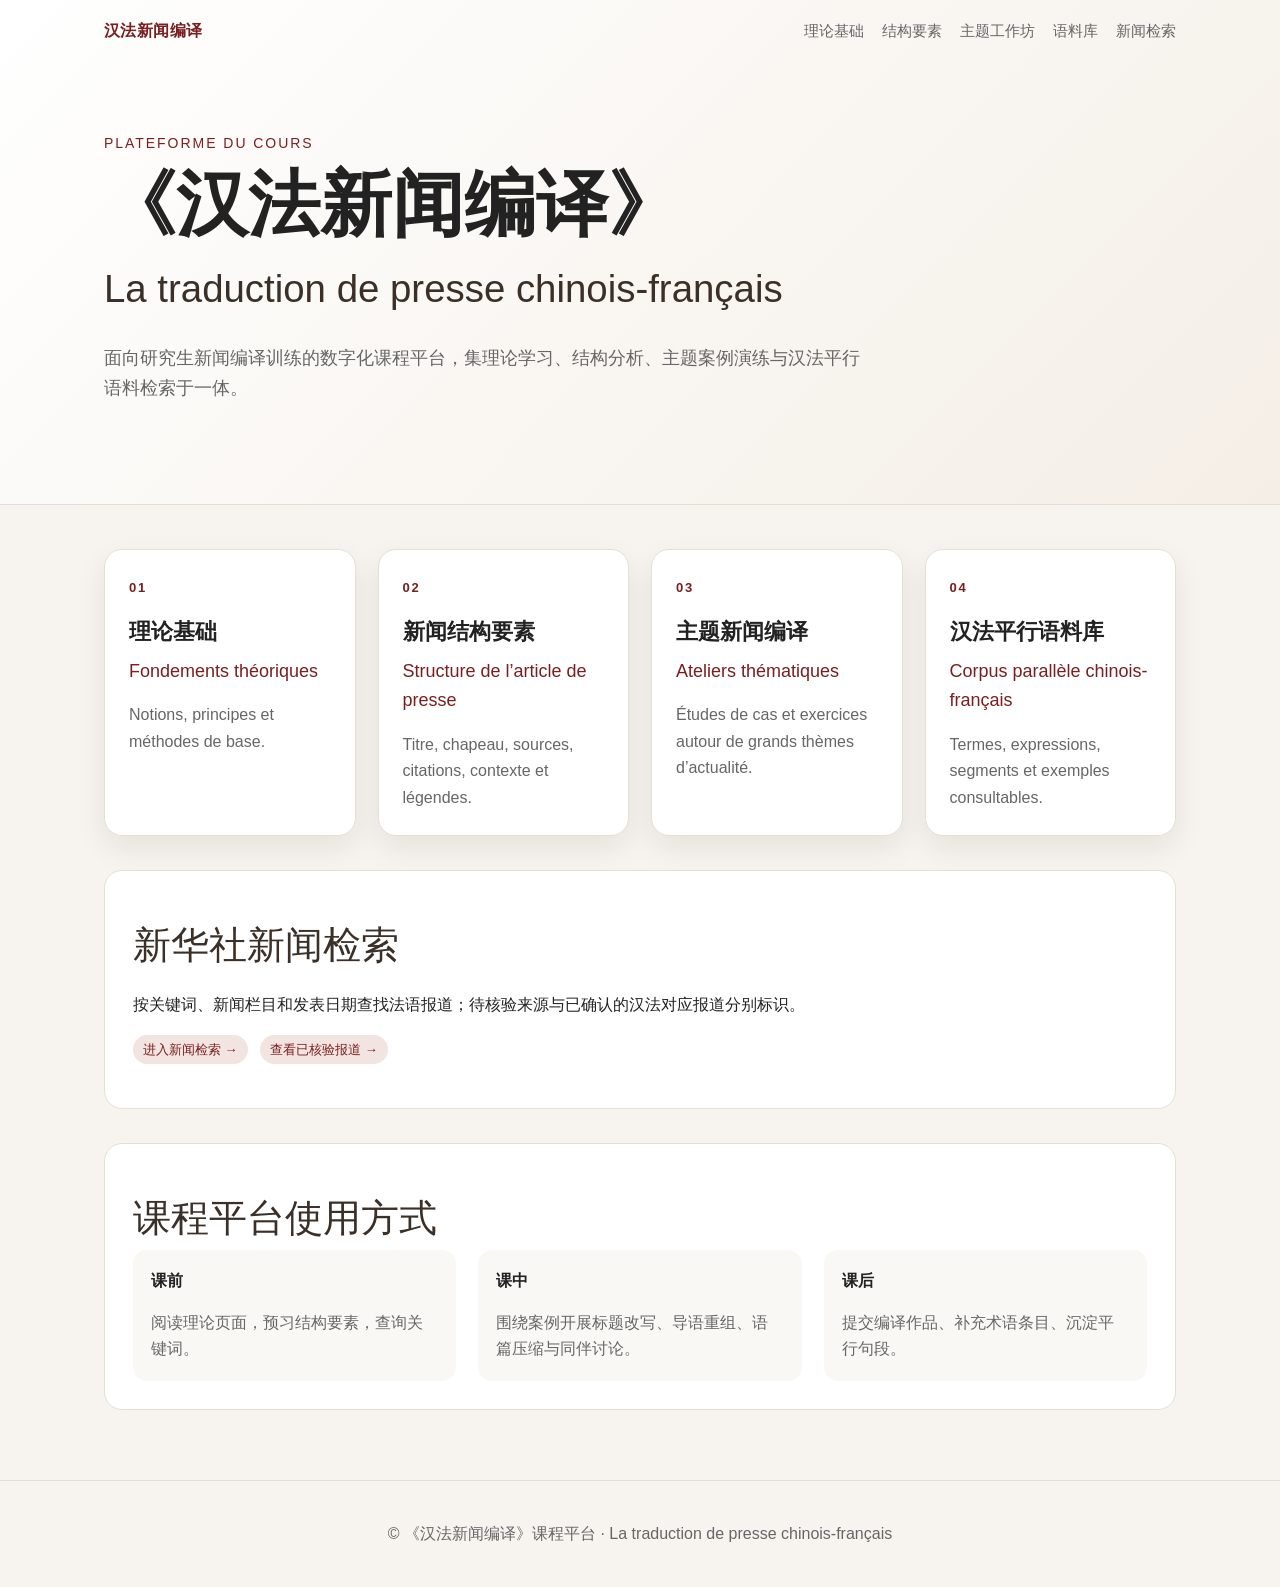
<file: index.html>
<!doctype html>
<html lang="zh-CN">
<head>
  <meta charset="utf-8">
  <meta name="viewport" content="width=device-width, initial-scale=1">
  <title>《汉法新闻编译》课程平台</title>
  <link rel="stylesheet" href="assets/css/style.css">
</head>
<body>
  <header class="site-header">
    <nav class="top-nav">
      <a class="brand" href="index.html">汉法新闻编译</a>
      <div class="nav-links">
        <a href="01-fondements/index.html">理论基础</a>
        <a href="02-structure/index.html">结构要素</a>
        <a href="03-ateliers/index.html">主题工作坊</a>
        <a href="04-corpus/index.html">语料库</a>
        <a href="04-corpus/news.html">新闻检索</a>
      </div>
    </nav>
    <section class="hero">
      <p class="eyebrow">Plateforme du cours</p>
      <h1>《汉法新闻编译》</h1>
      <h2>La traduction de presse chinois-français</h2>
      <p class="hero-text">面向研究生新闻编译训练的数字化课程平台，集理论学习、结构分析、主题案例演练与汉法平行语料检索于一体。</p>
    </section>
  </header>

  <main class="container">
    <section class="grid four-cards" aria-label="四大课程板块">
      <a class="card" href="01-fondements/index.html">
        <span class="card-number">01</span>
        <h3>理论基础</h3>
        <p class="fr-title">Fondements théoriques</p>
        <p>Notions, principes et méthodes de base.</p>
      </a>
      <a class="card" href="02-structure/index.html">
        <span class="card-number">02</span>
        <h3>新闻结构要素</h3>
        <p class="fr-title">Structure de l’article de presse</p>
        <p>Titre, chapeau, sources, citations, contexte et légendes.</p>
      </a>
      <a class="card" href="03-ateliers/index.html">
        <span class="card-number">03</span>
        <h3>主题新闻编译</h3>
        <p class="fr-title">Ateliers thématiques</p>
        <p>Études de cas et exercices autour de grands thèmes d’actualité.</p>
      </a>
      <a class="card" href="04-corpus/index.html">
        <span class="card-number">04</span>
        <h3>汉法平行语料库</h3>
        <p class="fr-title">Corpus parallèle chinois-français</p>
        <p>Termes, expressions, segments et exemples consultables.</p>
      </a>
    </section>

    <section class="panel">
      <h2>新华社新闻检索</h2>
      <p>按关键词、新闻栏目和发表日期查找法语报道；待核验来源与已确认的汉法对应报道分别标识。</p>
      <p><a class="badge" href="04-corpus/news.html">进入新闻检索 →</a> <a class="badge" href="04-corpus/news.html?status=verified&amp;period=all">查看已核验报道 →</a></p>
    </section>

    <section class="panel">
      <h2>课程平台使用方式</h2>
      <div class="steps">
        <div><strong>课前</strong><p>阅读理论页面，预习结构要素，查询关键词。</p></div>
        <div><strong>课中</strong><p>围绕案例开展标题改写、导语重组、语篇压缩与同伴讨论。</p></div>
        <div><strong>课后</strong><p>提交编译作品、补充术语条目、沉淀平行句段。</p></div>
      </div>
    </section>
  </main>

  <footer class="site-footer">
    <p>© 《汉法新闻编译》课程平台 · La traduction de presse chinois-français</p>
  </footer>
</body>
</html>
</file>
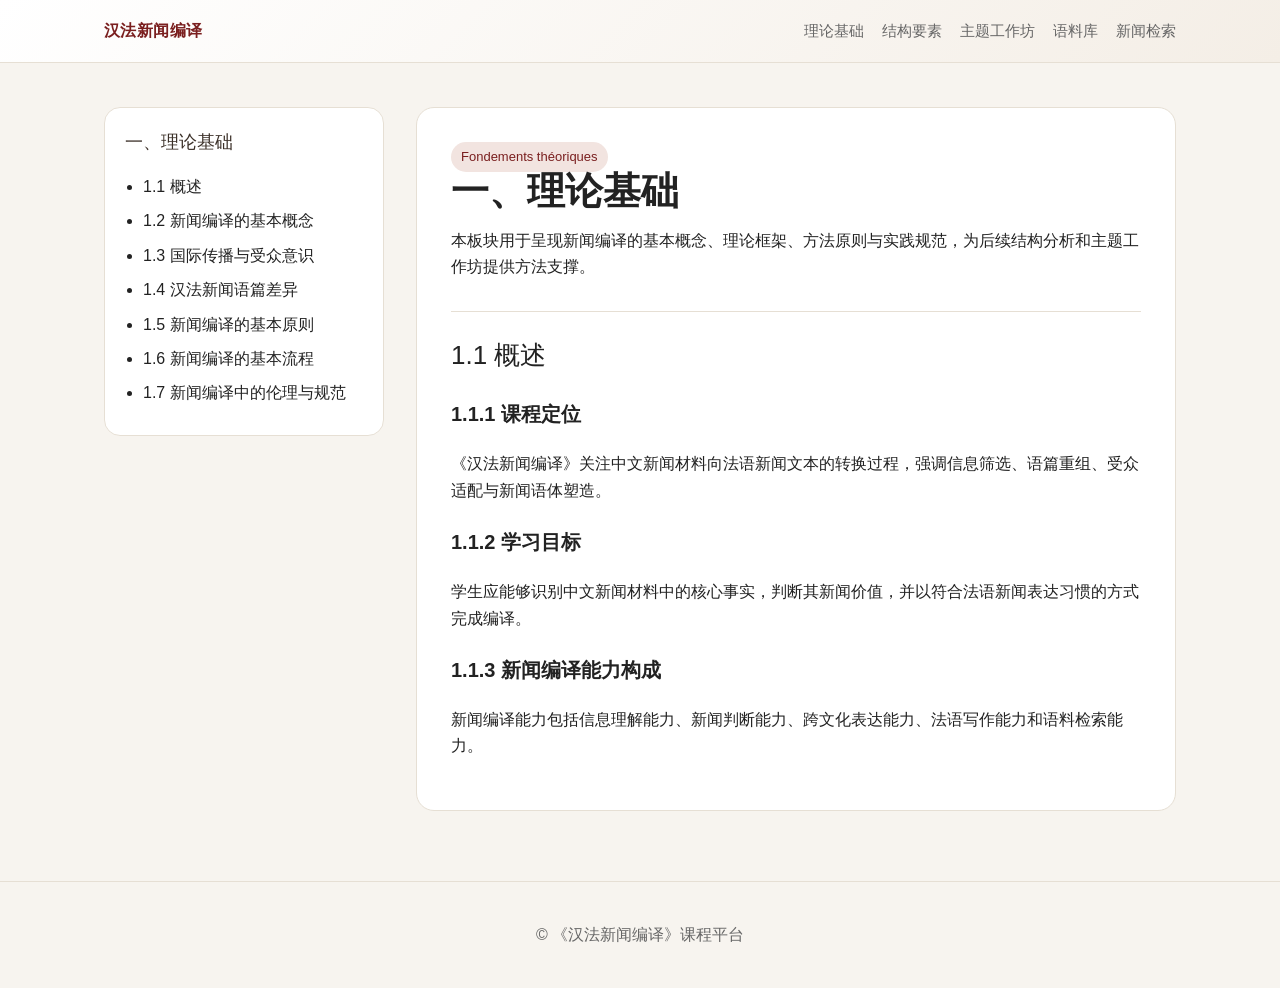
<file: 01-fondements/index.html>
<!doctype html>
<html lang="zh-CN"><head><meta charset="utf-8"><meta name="viewport" content="width=device-width, initial-scale=1"><title>理论基础</title><link rel="stylesheet" href="../assets/css/style.css"></head>
<body><header class="site-header"><nav class="top-nav"><a class="brand" href="../index.html">汉法新闻编译</a><div class="nav-links"><a href="../01-fondements/index.html">理论基础</a><a href="../02-structure/index.html">结构要素</a><a href="../03-ateliers/index.html">主题工作坊</a><a href="../04-corpus/index.html">语料库</a><a href="../04-corpus/news.html">新闻检索</a></div></nav></header>
<main class="container content-layout"><aside class="sidebar"><h2>一、理论基础</h2><ul><li>1.1 概述</li><li>1.2 新闻编译的基本概念</li><li>1.3 国际传播与受众意识</li><li>1.4 汉法新闻语篇差异</li><li>1.5 新闻编译的基本原则</li><li>1.6 新闻编译的基本流程</li><li>1.7 新闻编译中的伦理与规范</li></ul></aside>
<article class="article"><span class="badge">Fondements théoriques</span><h1>一、理论基础</h1><p>本板块用于呈现新闻编译的基本概念、理论框架、方法原则与实践规范，为后续结构分析和主题工作坊提供方法支撑。</p><h2>1.1 概述</h2><h3>1.1.1 课程定位</h3><p>《汉法新闻编译》关注中文新闻材料向法语新闻文本的转换过程，强调信息筛选、语篇重组、受众适配与新闻语体塑造。</p><h3>1.1.2 学习目标</h3><p>学生应能够识别中文新闻材料中的核心事实，判断其新闻价值，并以符合法语新闻表达习惯的方式完成编译。</p><h3>1.1.3 新闻编译能力构成</h3><p>新闻编译能力包括信息理解能力、新闻判断能力、跨文化表达能力、法语写作能力和语料检索能力。</p></article></main><footer class="site-footer"><p>© 《汉法新闻编译》课程平台</p></footer></body></html>
</file>
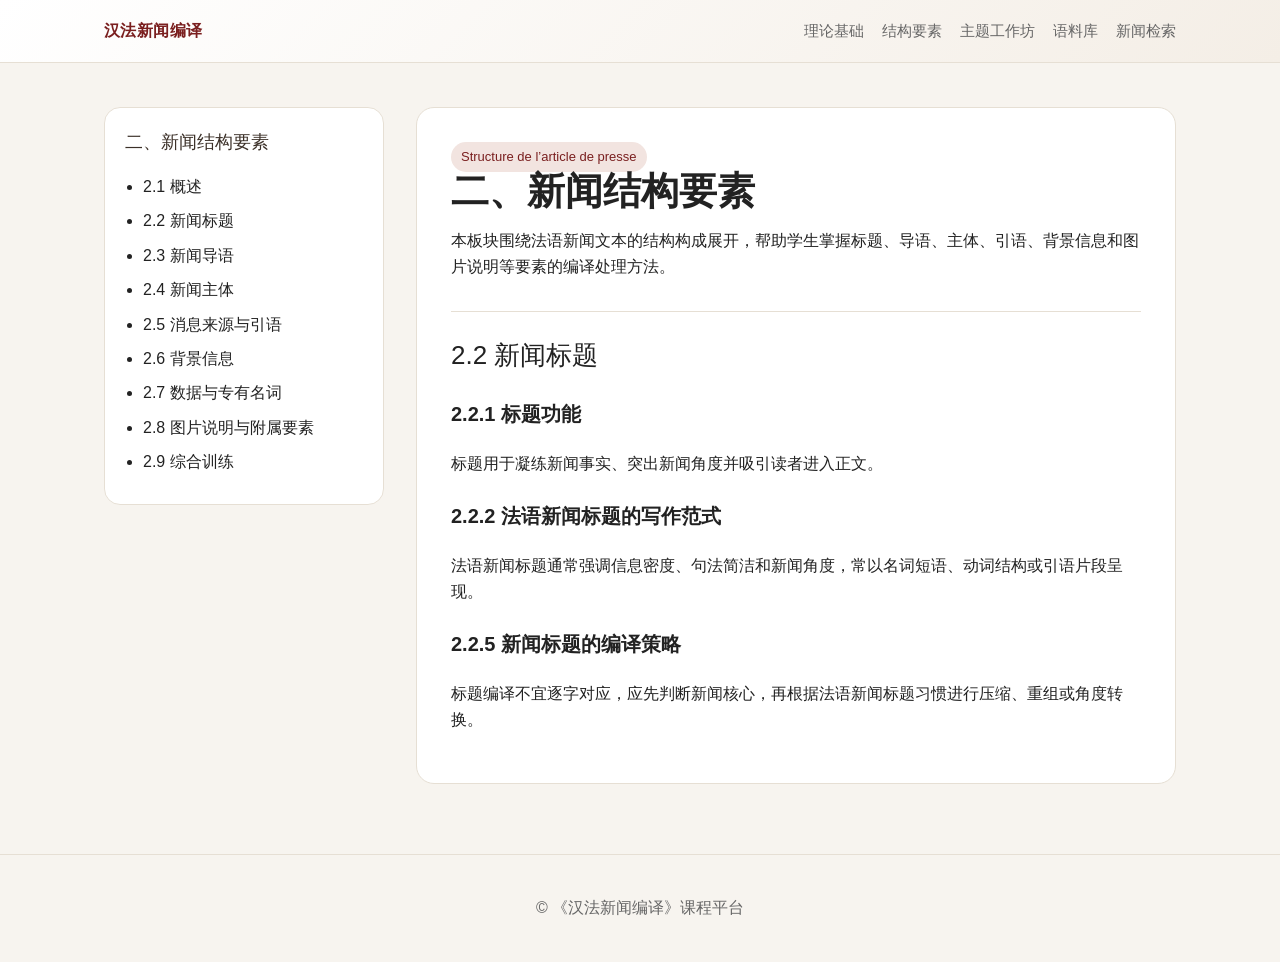
<file: 02-structure/index.html>
<!doctype html>
<html lang="zh-CN"><head><meta charset="utf-8"><meta name="viewport" content="width=device-width, initial-scale=1"><title>新闻结构要素</title><link rel="stylesheet" href="../assets/css/style.css"></head>
<body><header class="site-header"><nav class="top-nav"><a class="brand" href="../index.html">汉法新闻编译</a><div class="nav-links"><a href="../01-fondements/index.html">理论基础</a><a href="../02-structure/index.html">结构要素</a><a href="../03-ateliers/index.html">主题工作坊</a><a href="../04-corpus/index.html">语料库</a><a href="../04-corpus/news.html">新闻检索</a></div></nav></header>
<main class="container content-layout"><aside class="sidebar"><h2>二、新闻结构要素</h2><ul><li>2.1 概述</li><li>2.2 新闻标题</li><li>2.3 新闻导语</li><li>2.4 新闻主体</li><li>2.5 消息来源与引语</li><li>2.6 背景信息</li><li>2.7 数据与专有名词</li><li>2.8 图片说明与附属要素</li><li>2.9 综合训练</li></ul></aside>
<article class="article"><span class="badge">Structure de l’article de presse</span><h1>二、新闻结构要素</h1><p>本板块围绕法语新闻文本的结构构成展开，帮助学生掌握标题、导语、主体、引语、背景信息和图片说明等要素的编译处理方法。</p><h2>2.2 新闻标题</h2><h3>2.2.1 标题功能</h3><p>标题用于凝练新闻事实、突出新闻角度并吸引读者进入正文。</p><h3>2.2.2 法语新闻标题的写作范式</h3><p>法语新闻标题通常强调信息密度、句法简洁和新闻角度，常以名词短语、动词结构或引语片段呈现。</p><h3>2.2.5 新闻标题的编译策略</h3><p>标题编译不宜逐字对应，应先判断新闻核心，再根据法语新闻标题习惯进行压缩、重组或角度转换。</p></article></main><footer class="site-footer"><p>© 《汉法新闻编译》课程平台</p></footer></body></html>
</file>
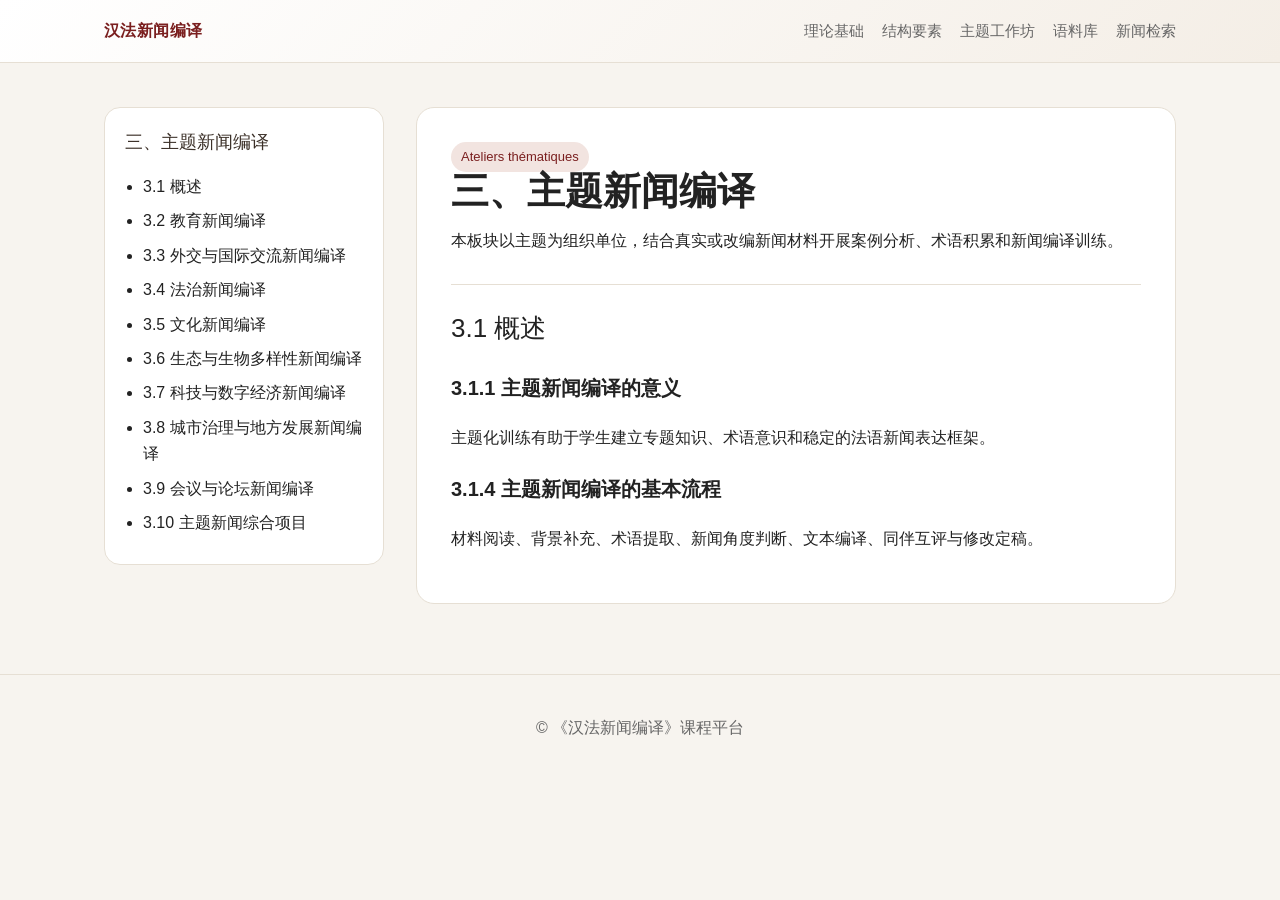
<file: 03-ateliers/index.html>
<!doctype html>
<html lang="zh-CN"><head><meta charset="utf-8"><meta name="viewport" content="width=device-width, initial-scale=1"><title>主题新闻编译</title><link rel="stylesheet" href="../assets/css/style.css"></head>
<body><header class="site-header"><nav class="top-nav"><a class="brand" href="../index.html">汉法新闻编译</a><div class="nav-links"><a href="../01-fondements/index.html">理论基础</a><a href="../02-structure/index.html">结构要素</a><a href="../03-ateliers/index.html">主题工作坊</a><a href="../04-corpus/index.html">语料库</a><a href="../04-corpus/news.html">新闻检索</a></div></nav></header>
<main class="container content-layout"><aside class="sidebar"><h2>三、主题新闻编译</h2><ul><li>3.1 概述</li><li>3.2 教育新闻编译</li><li>3.3 外交与国际交流新闻编译</li><li>3.4 法治新闻编译</li><li>3.5 文化新闻编译</li><li>3.6 生态与生物多样性新闻编译</li><li>3.7 科技与数字经济新闻编译</li><li>3.8 城市治理与地方发展新闻编译</li><li>3.9 会议与论坛新闻编译</li><li>3.10 主题新闻综合项目</li></ul></aside>
<article class="article"><span class="badge">Ateliers thématiques</span><h1>三、主题新闻编译</h1><p>本板块以主题为组织单位，结合真实或改编新闻材料开展案例分析、术语积累和新闻编译训练。</p><h2>3.1 概述</h2><h3>3.1.1 主题新闻编译的意义</h3><p>主题化训练有助于学生建立专题知识、术语意识和稳定的法语新闻表达框架。</p><h3>3.1.4 主题新闻编译的基本流程</h3><p>材料阅读、背景补充、术语提取、新闻角度判断、文本编译、同伴互评与修改定稿。</p></article></main><footer class="site-footer"><p>© 《汉法新闻编译》课程平台</p></footer></body></html>
</file>
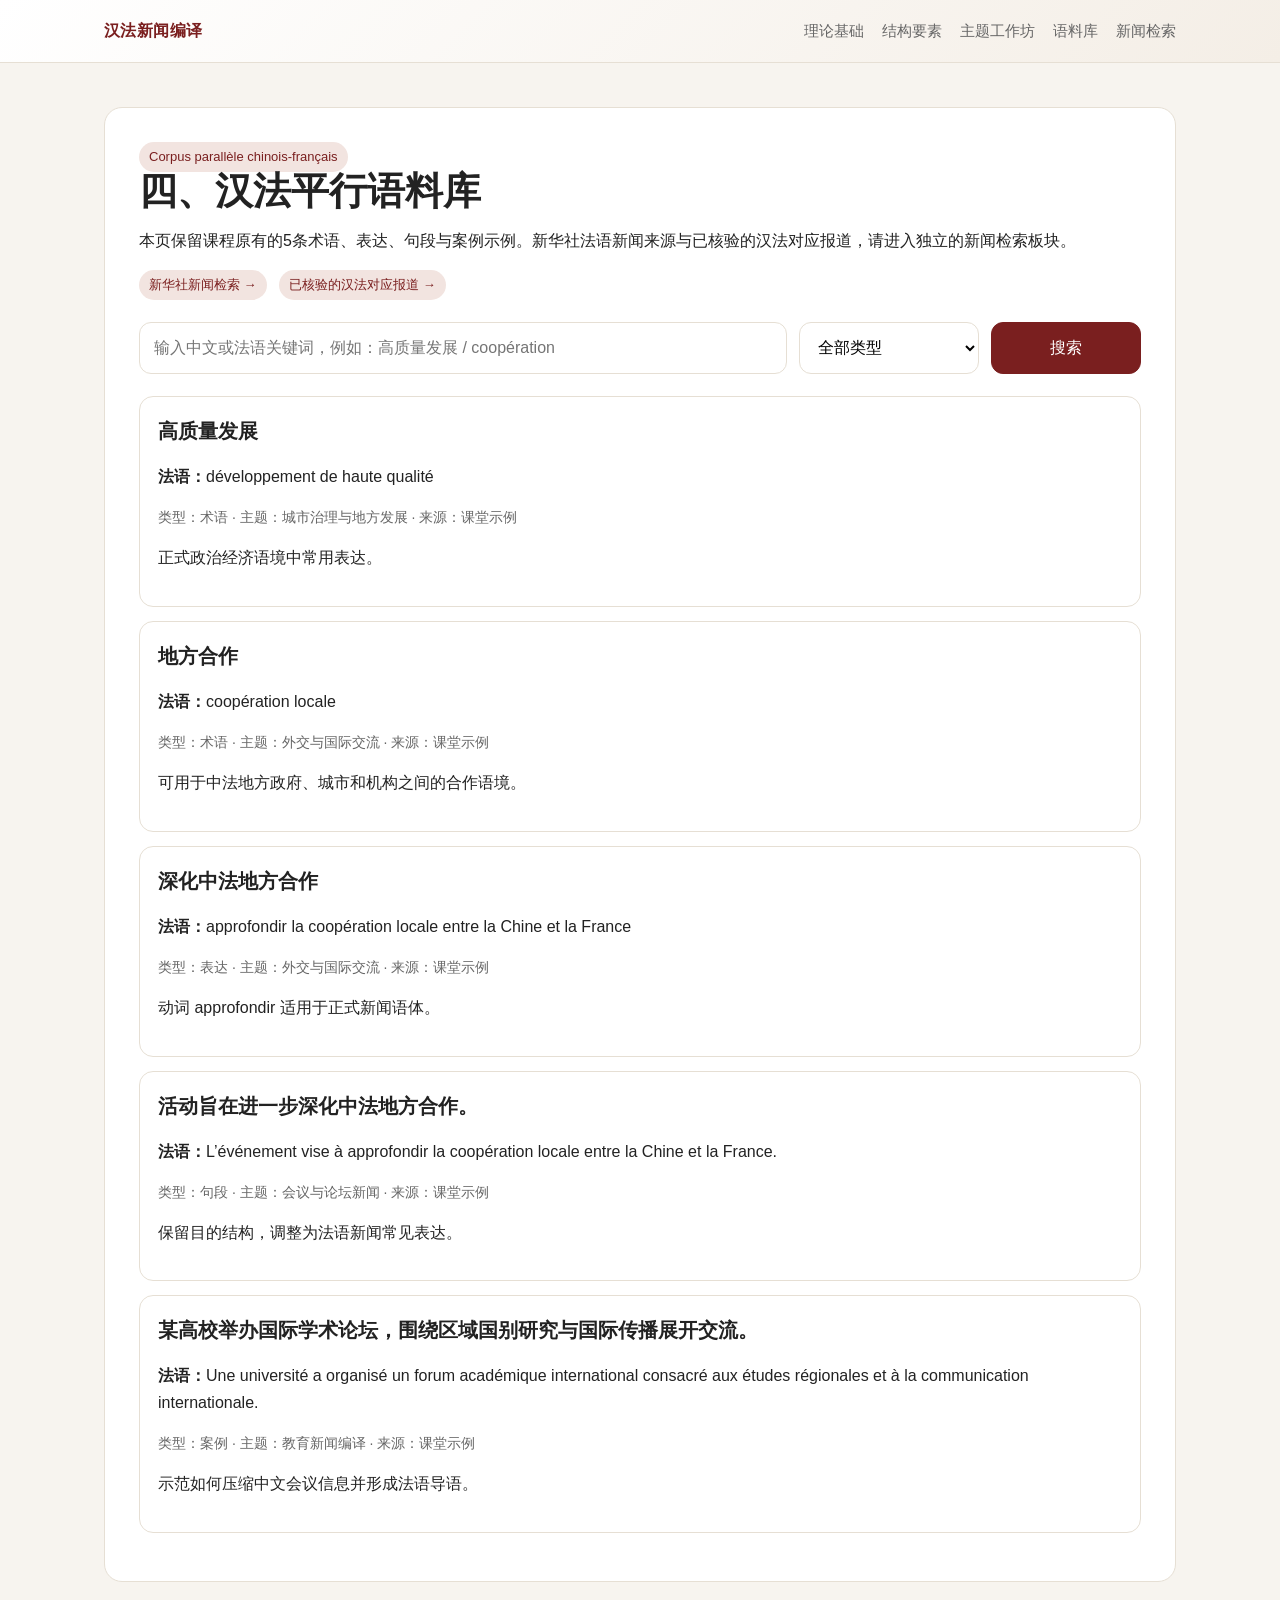
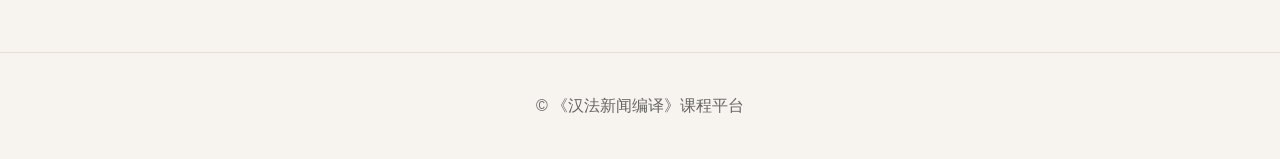
<file: 04-corpus/index.html>
<!doctype html>
<html lang="zh-CN">
<head>
  <meta charset="utf-8">
  <meta name="viewport" content="width=device-width, initial-scale=1">
  <title>汉法平行语料库</title>
  <link rel="stylesheet" href="../assets/css/style.css">
</head>
<body>
<header class="site-header"><nav class="top-nav"><a class="brand" href="../index.html">汉法新闻编译</a><div class="nav-links"><a href="../01-fondements/index.html">理论基础</a><a href="../02-structure/index.html">结构要素</a><a href="../03-ateliers/index.html">主题工作坊</a><a href="../04-corpus/index.html">语料库</a><a href="../04-corpus/news.html">新闻检索</a></div></nav></header>
<main class="container">
  <article class="article">
    <span class="badge">Corpus parallèle chinois-français</span>
    <h1>四、汉法平行语料库</h1>
    <p>本页保留课程原有的5条术语、表达、句段与案例示例。新华社法语新闻来源与已核验的汉法对应报道，请进入独立的新闻检索板块。</p>
    <p><a class="badge" href="news.html">新华社新闻检索 →</a> <a class="badge" href="news.html?status=verified&amp;period=all">已核验的汉法对应报道 →</a></p>
    <div class="search-box">
      <input id="searchInput" type="search" placeholder="输入中文或法语关键词，例如：高质量发展 / coopération">
      <select id="typeFilter">
        <option value="all">全部类型</option>
        <option value="term">术语</option>
        <option value="expression">表达</option>
        <option value="segment">句段</option>
        <option value="case">案例</option>
      </select>
      <button id="searchButton">搜索</button>
    </div>
    <div id="results" aria-live="polite"></div>
  </article>
</main>
<footer class="site-footer"><p>© 《汉法新闻编译》课程平台</p></footer>
<script src="corpus-data.js"></script>
<script src="corpus-search.js"></script>
</body>
</html>
</file>
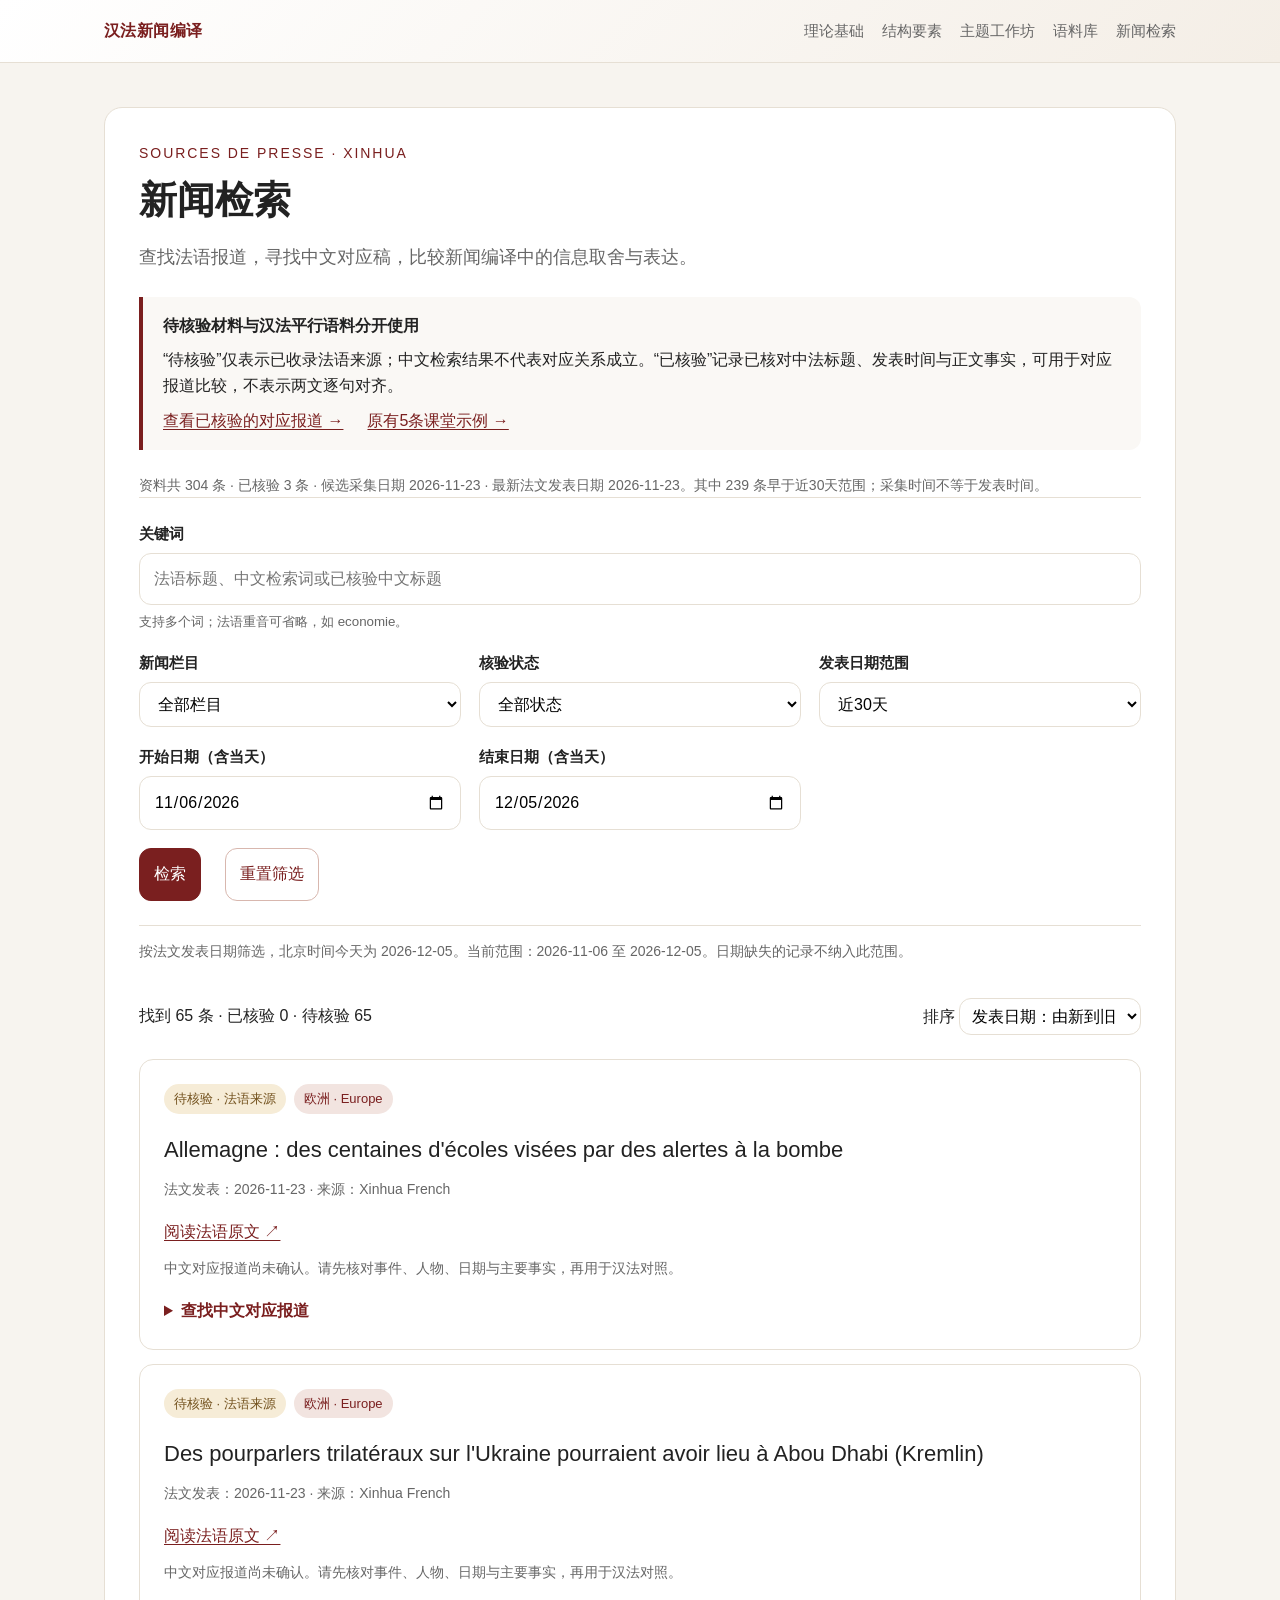
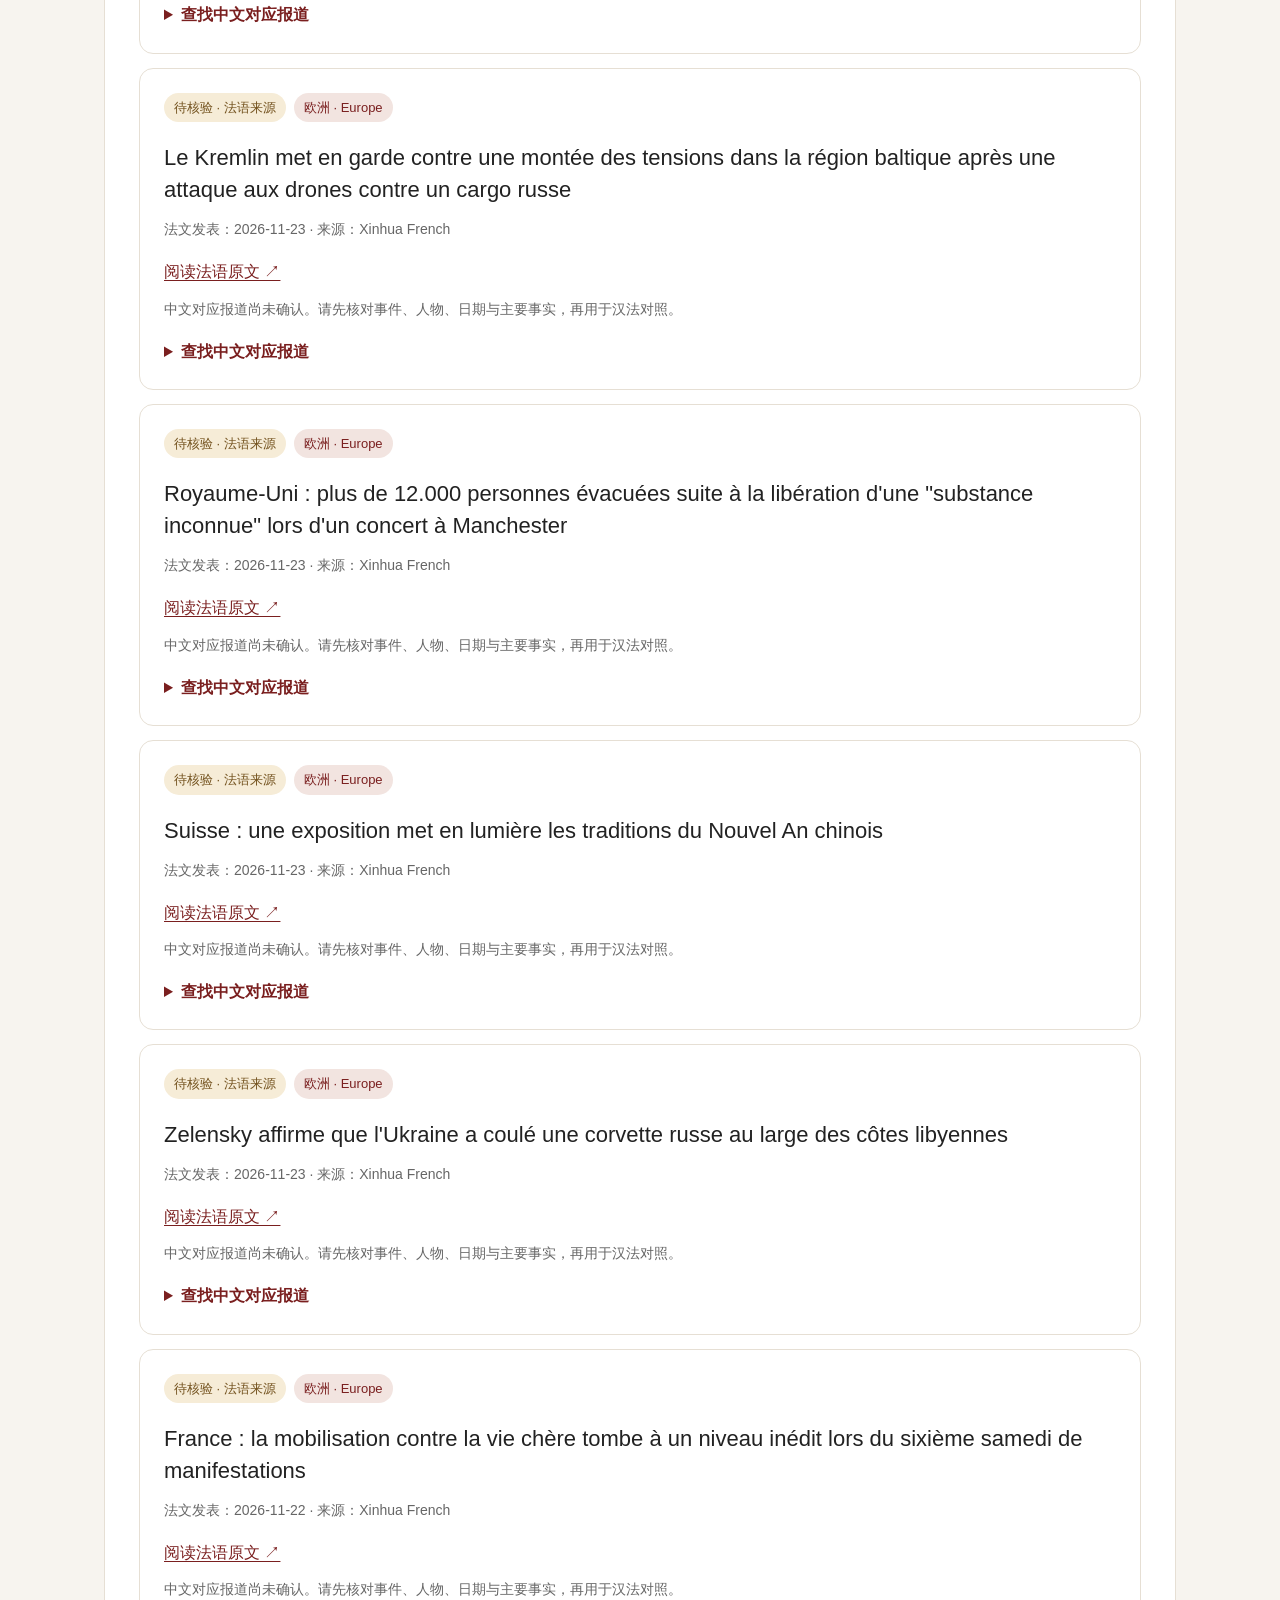
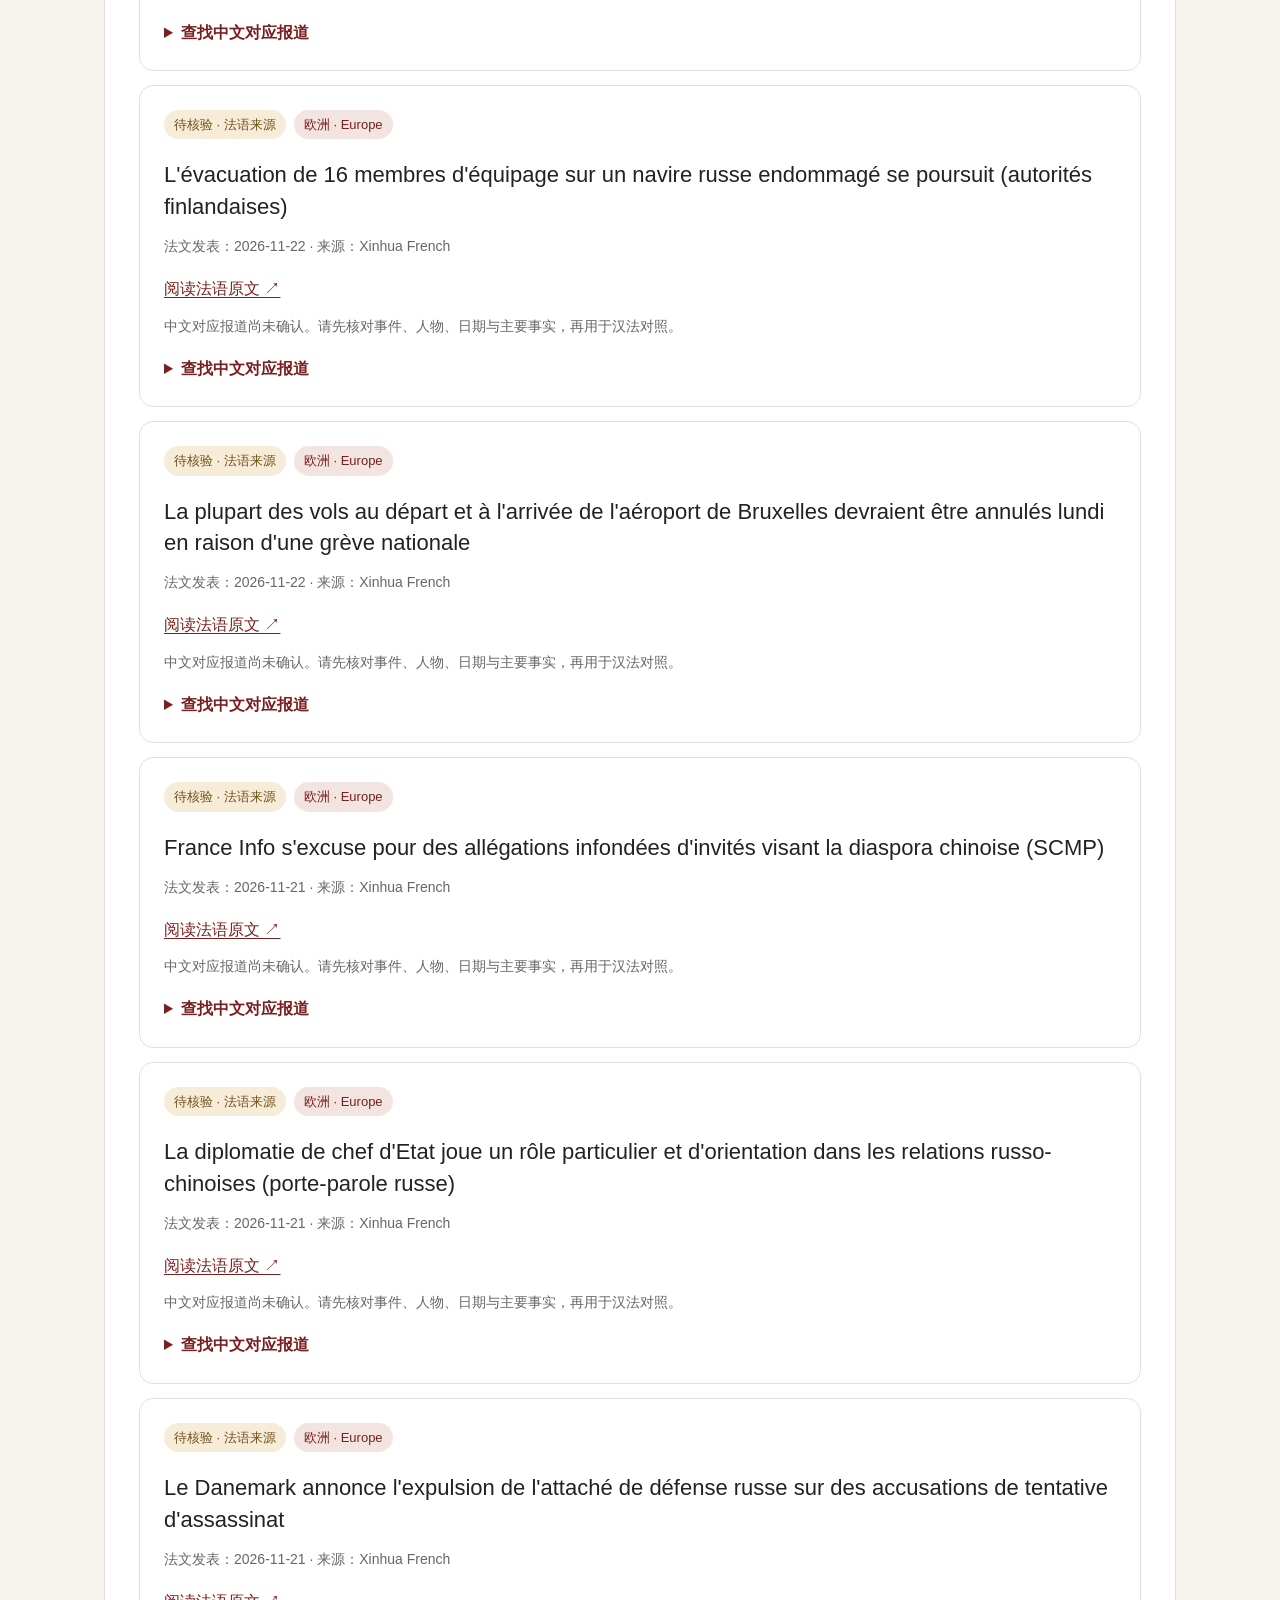
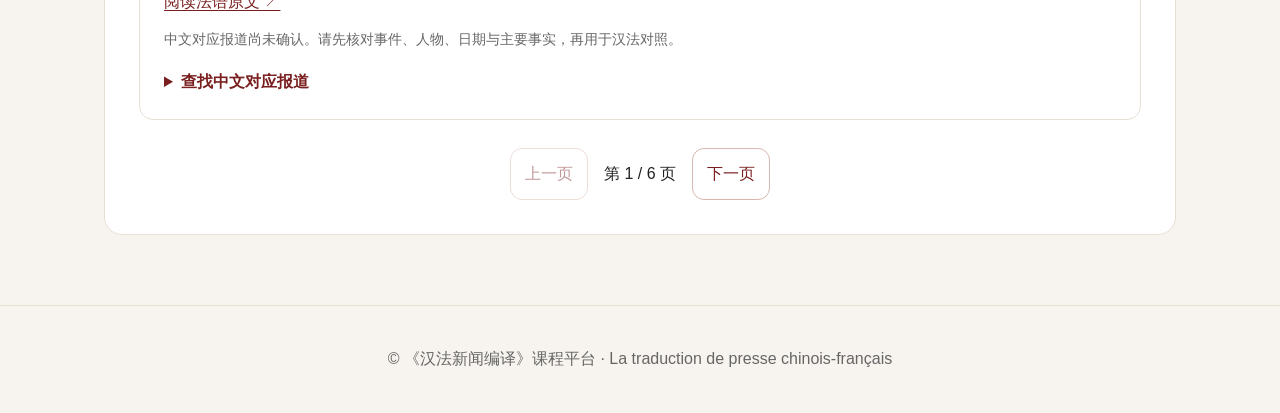
<file: 04-corpus/news.html>
<!doctype html>
<html lang="zh-CN">
<head>
  <meta charset="utf-8">
  <meta name="viewport" content="width=device-width, initial-scale=1">
  <title>新闻检索 · 汉法新闻编译</title>
  <link rel="stylesheet" href="../assets/css/style.css">
  <link rel="stylesheet" href="../assets/css/news.css">
  <script src="news-search.js" defer></script>
</head>
<body>
<header class="site-header"><nav class="top-nav" aria-label="课程导航"><a class="brand" href="../index.html">汉法新闻编译</a><div class="nav-links"><a href="../01-fondements/index.html">理论基础</a><a href="../02-structure/index.html">结构要素</a><a href="../03-ateliers/index.html">主题工作坊</a><a href="index.html">语料库</a><a href="news.html" aria-current="page">新闻检索</a></div></nav></header>
<main class="container news-page">
  <article class="article">
    <p class="eyebrow" lang="fr">Sources de presse · Xinhua</p>
    <h1>新闻检索</h1>
    <p class="news-lead">查找法语报道，寻找中文对应稿，比较新闻编译中的信息取舍与表达。</p>
    <div class="notice">
      <strong>待核验材料与汉法平行语料分开使用</strong>
      <p>“待核验”仅表示已收录法语来源；中文检索结果不代表对应关系成立。“已核验”记录已核对中法标题、发表时间与正文事实，可用于对应报道比较，不表示两文逐句对齐。</p>
      <div class="inline-links"><a href="news.html?status=verified&amp;period=all">查看已核验的对应报道 →</a><a href="index.html">原有5条课堂示例 →</a></div>
    </div>
    <div id="datasetInfo" class="meta" aria-live="polite">正在加载新闻资料……</div>
    <form id="newsFilters" class="news-filters" role="search" aria-label="筛选新闻">
      <div class="field keyword-field"><label for="newsKeyword">关键词</label><input id="newsKeyword" type="search" placeholder="法语标题、中文检索词或已核验中文标题" autocomplete="off"><small>支持多个词；法语重音可省略，如 economie。</small></div>
      <div class="field"><label for="newsCategory">新闻栏目</label><select id="newsCategory"><option value="all">全部栏目</option></select></div>
      <div class="field"><label for="newsStatus">核验状态</label><select id="newsStatus"><option value="all">全部状态</option><option value="pending">待核验</option><option value="verified">已核验</option></select></div>
      <div class="field"><label for="newsPeriod">发表日期范围</label><select id="newsPeriod"><option value="30">近30天</option><option value="7">近7天</option><option value="all">全部日期（含历史报道）</option><option value="custom">自定义日期</option></select></div>
      <div class="field"><label for="dateFrom">开始日期（含当天）</label><input id="dateFrom" type="date"></div>
      <div class="field"><label for="dateTo">结束日期（含当天）</label><input id="dateTo" type="date"></div>
      <div class="filter-actions"><button type="submit">检索</button><button type="button" id="resetFilters" class="secondary">重置筛选</button></div>
    </form>
    <p id="dateHelp" class="meta"></p>
    <p id="filterError" class="error" role="alert" hidden></p>
    <div id="loadError" class="notice error" role="alert" hidden></div>
    <div class="result-toolbar"><p id="resultCount" role="status" aria-live="polite"></p><label>排序 <select id="newsSort"><option value="desc">发表日期：由新到旧</option><option value="asc">发表日期：由旧到新</option></select></label></div>
    <div id="newsResults" aria-busy="true"></div>
    <nav class="pagination" aria-label="新闻结果分页"><button id="prevPage" type="button" class="secondary" disabled>上一页</button><span id="pageInfo"></span><button id="nextPage" type="button" class="secondary" disabled>下一页</button></nav>
    <noscript><p>请启用 JavaScript 后使用检索。也可下载<a href="../data/candidates/xinhua_fr_zh_candidates.csv">候选资料表</a>，其中自动搜索结果仍须核验。</p></noscript>
  </article>
</main>
<footer class="site-footer"><p>© 《汉法新闻编译》课程平台 · La traduction de presse chinois-français</p></footer>
</body>
</html>
</file>
<file: assets/css/style.css>
:root {
  --bg: #f7f4ef;
  --paper: #ffffff;
  --ink: #222222;
  --muted: #666666;
  --line: #e6dfd4;
  --accent: #7a1f1f;
  --accent-soft: #f2e4e0;
  --shadow: 0 12px 30px rgba(30, 20, 10, 0.08);
}
* { box-sizing: border-box; }
body {
  margin: 0;
  font-family: -apple-system, BlinkMacSystemFont, "Segoe UI", "Noto Sans SC", "Microsoft YaHei", Arial, sans-serif;
  line-height: 1.65;
  color: var(--ink);
  background: var(--bg);
}
a { color: inherit; text-decoration: none; }
.site-header {
  background: linear-gradient(135deg, #fff 0%, #f4eee6 100%);
  border-bottom: 1px solid var(--line);
}
.top-nav {
  max-width: 1120px;
  margin: 0 auto;
  padding: 18px 24px;
  display: flex;
  justify-content: space-between;
  align-items: center;
  gap: 24px;
}
.brand { font-weight: 700; color: var(--accent); letter-spacing: .03em; }
.nav-links { display: flex; gap: 18px; flex-wrap: wrap; font-size: 15px; color: var(--muted); }
.nav-links a:hover { color: var(--accent); }
.hero {
  max-width: 1120px;
  margin: 0 auto;
  padding: 70px 24px 82px;
}
.eyebrow { color: var(--accent); text-transform: uppercase; letter-spacing: .14em; font-size: 14px; margin: 0 0 12px; }
h1 { font-size: clamp(38px, 6vw, 72px); line-height: 1.05; margin: 0; }
h2 { font-size: clamp(24px, 3vw, 40px); margin: 14px 0 0; font-weight: 500; color: #3b3028; }
.hero-text { max-width: 760px; font-size: 18px; color: var(--muted); margin-top: 24px; }
.container { max-width: 1120px; margin: 0 auto; padding: 44px 24px 70px; }
.grid { display: grid; gap: 22px; }
.four-cards { grid-template-columns: repeat(4, minmax(0, 1fr)); }
.card {
  display: block;
  background: var(--paper);
  border: 1px solid var(--line);
  border-radius: 18px;
  padding: 24px;
  box-shadow: var(--shadow);
  transition: transform .18s ease, border-color .18s ease;
}
.card:hover { transform: translateY(-4px); border-color: #d8b7ae; }
.card-number { color: var(--accent); font-weight: 700; font-size: 13px; letter-spacing: .14em; }
.card h3 { margin: 14px 0 6px; font-size: 22px; }
.fr-title { font-size: 18px; color: var(--accent); margin: 0 0 12px; }
.card p:last-child { color: var(--muted); margin-bottom: 0; }
.panel {
  margin-top: 34px;
  background: var(--paper);
  border: 1px solid var(--line);
  border-radius: 18px;
  padding: 28px;
}
.steps { display: grid; grid-template-columns: repeat(3, 1fr); gap: 22px; }
.steps div { padding: 18px; background: #faf8f5; border-radius: 14px; }
.steps p { margin-bottom: 0; color: var(--muted); }
.content-layout { display: grid; grid-template-columns: 280px 1fr; gap: 32px; }
.sidebar { position: sticky; top: 18px; align-self: start; background: var(--paper); border: 1px solid var(--line); border-radius: 16px; padding: 20px; }
.sidebar h2 { font-size: 18px; margin-top: 0; }
.sidebar ul { padding-left: 18px; margin-bottom: 0; }
.sidebar li { margin: 8px 0; }
.article { background: var(--paper); border: 1px solid var(--line); border-radius: 18px; padding: 34px; }
.article h1 { font-size: 38px; }
.article h2 { font-size: 26px; color: var(--ink); border-top: 1px solid var(--line); padding-top: 22px; margin-top: 30px; }
.article h3 { font-size: 20px; margin-top: 22px; }
.badge { display: inline-block; background: var(--accent-soft); color: var(--accent); border-radius: 999px; padding: 4px 10px; font-size: 13px; margin-right: 8px; }
.search-box { display: grid; grid-template-columns: 1fr 180px 150px; gap: 12px; margin: 22px 0; }
input, select, button { font: inherit; border: 1px solid var(--line); border-radius: 12px; padding: 12px 14px; background: #fff; }
button { background: var(--accent); color: #fff; cursor: pointer; border-color: var(--accent); }
.result { border: 1px solid var(--line); border-radius: 14px; padding: 18px; margin: 14px 0; background: #fff; }
.result h3 { margin: 0 0 8px; }
.meta { color: var(--muted); font-size: 14px; }
.site-footer { text-align: center; color: var(--muted); border-top: 1px solid var(--line); padding: 24px; }
@media (max-width: 900px) {
  .four-cards { grid-template-columns: repeat(2, 1fr); }
  .content-layout { grid-template-columns: 1fr; }
  .sidebar { position: static; }
  .steps { grid-template-columns: 1fr; }
  .search-box { grid-template-columns: 1fr; }
}
@media (max-width: 560px) {
  .four-cards { grid-template-columns: 1fr; }
  .top-nav { align-items: flex-start; flex-direction: column; }
}
</file>
<file: assets/css/news.css>
.news-page .article h1 { line-height: 1.25; }
.news-lead { color: var(--muted); font-size: 18px; }
.notice { background: #faf8f5; border-left: 4px solid var(--accent); padding: 16px 20px; margin: 24px 0; border-radius: 0 12px 12px 0; }
.notice p { margin: 8px 0; }
.inline-links, .news-actions, .filter-actions { display: flex; flex-wrap: wrap; gap: 12px 24px; }
.news-page a:not(.brand):not(.nav-links a) { color: var(--accent); text-decoration: underline; text-underline-offset: 3px; }
.news-filters { display: grid; grid-template-columns: repeat(3, minmax(0, 1fr)); gap: 18px; padding: 24px 0; border-top: 1px solid var(--line); border-bottom: 1px solid var(--line); }
.field { display: flex; flex-direction: column; gap: 6px; min-width: 0; }
.field label, .zh-search label { font-weight: 600; font-size: 15px; }
.keyword-field { grid-column: span 3; }
.field input, .field select, .zh-search input { width: 100%; min-width: 0; max-width: 100%; }
.field small { color: var(--muted); }
.filter-actions { align-items: flex-end; grid-column: span 3; }
.secondary { color: var(--accent); background: #fff; border-color: #d8b7ae; }
button:disabled { opacity: .45; cursor: default; }
:focus-visible { outline: 3px solid #b76732; outline-offset: 3px; }
.result-toolbar { display: flex; flex-wrap: wrap; align-items: center; justify-content: space-between; gap: 12px; margin: 24px 0 12px; }
.result-toolbar select { padding: 8px; max-width: 100%; }
.news-card { padding: 24px; overflow-wrap: anywhere; }
.news-card h2 { font-size: 22px; line-height: 1.45; border: 0; padding: 0; margin: 14px 0 12px; }
.news-card .meta { margin: 6px 0; }
.news-card .badge { margin-bottom: 6px; }
.status-pending { background: #f6ecd7; color: #73521e; }
.status-verified { background: #e5efe9; color: #285e42; }
.status-archive { background: #eeece9; color: #59524b; }
.review-summary { padding: 14px 18px; background: #f5f9f6; border-radius: 10px; margin: 18px 0; }
.review-summary p { margin: 4px 0; }
.news-card details { margin-top: 18px; }
.news-card summary { cursor: pointer; color: var(--accent); font-weight: 600; }
.review-notes { padding-left: 22px; }
.review-notes li { margin: 8px 0; }
.zh-search { margin-top: 12px; }
.zh-search input { margin: 8px 0 12px; }
.news-actions { margin-top: 12px; }
.news-actions a { display: inline-block; padding: 6px 0; }
.pagination { display: flex; align-items: center; justify-content: center; gap: 16px; margin-top: 28px; }
.error { color: #8b2222; }
[hidden] { display: none !important; }
@media (max-width: 760px) {
  .news-filters { grid-template-columns: repeat(2, minmax(0, 1fr)); }
  .keyword-field, .filter-actions { grid-column: span 2; }
}
@media (max-width: 560px) {
  .news-page { padding: 22px 12px 40px; }
  .news-page .article { padding: 22px 16px; }
  .news-page .article h1 { font-size: 32px; }
  .news-filters { grid-template-columns: minmax(0, 1fr); }
  .keyword-field, .filter-actions { grid-column: auto; }
  .news-card { padding: 18px 14px; }
  .news-card h2 { font-size: 20px; }
  .notice { padding: 14px; }
  .pagination { gap: 10px; font-size: 14px; }
  .pagination button { padding: 10px; }
}
</file>
